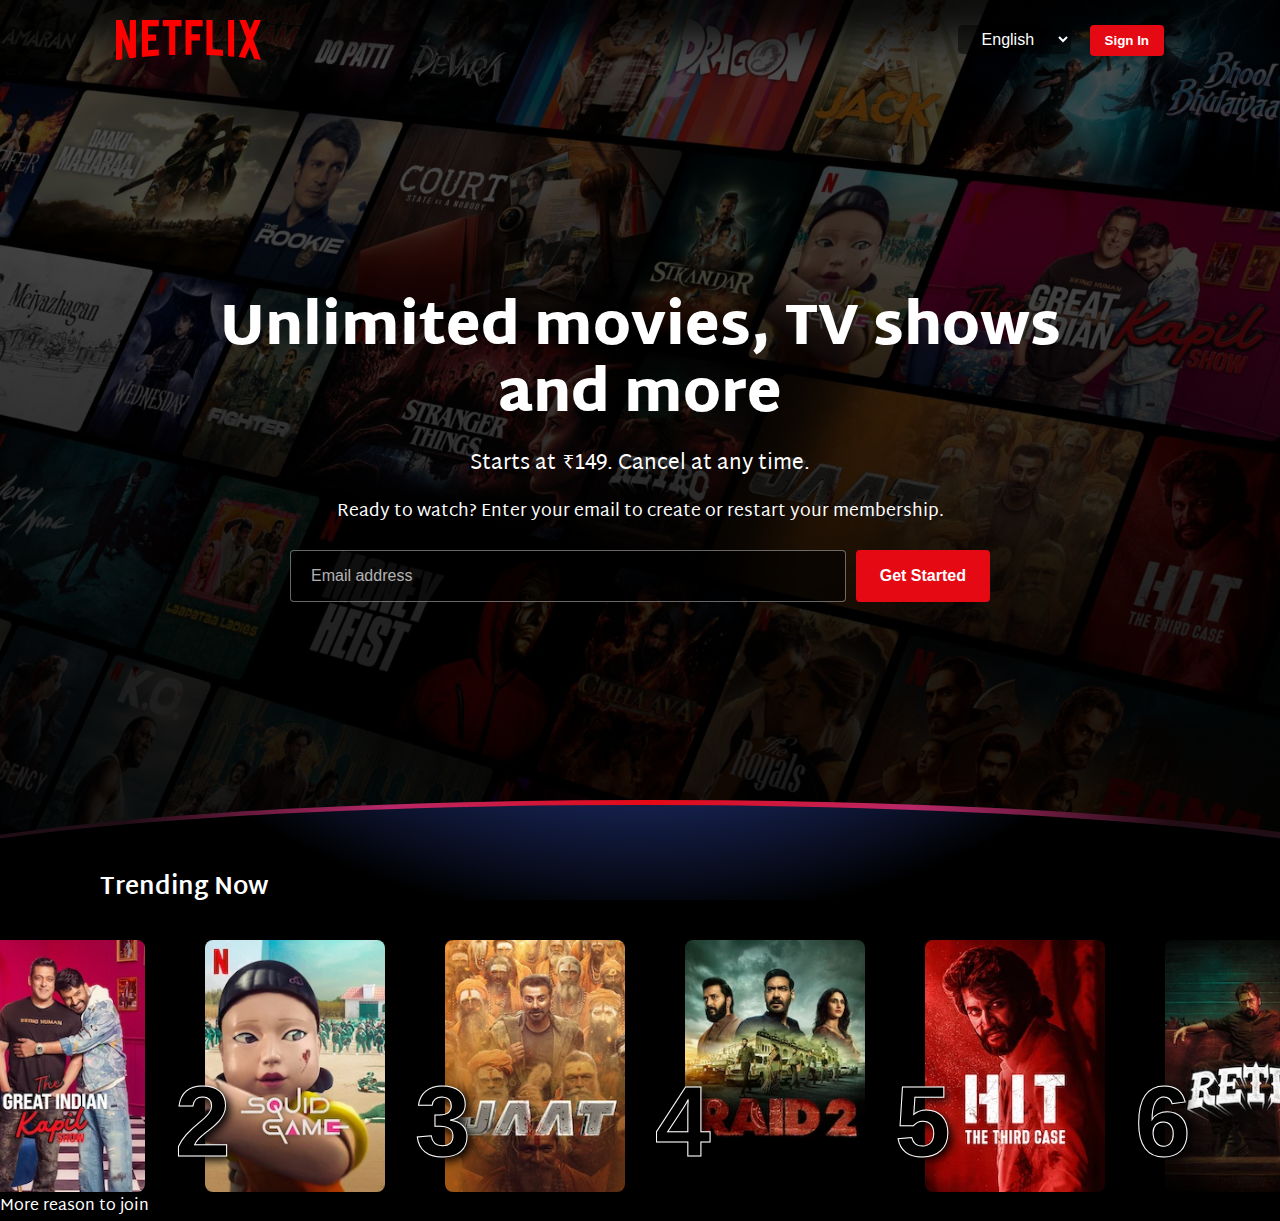
<file: index.html>
<!DOCTYPE html>
<html lang="en">

<head>
    <meta charset="UTF-8" />
    <meta name="viewport" content="width=device-width, initial-scale=1.0" />
    <title>Netflix Clone</title>
    <link href="https://fonts.googleapis.com/css2?family=Martel+Sans:wght@200;300;400;600;700;800;900&display=swap"
        rel="stylesheet" />
    <link rel="stylesheet" href="style.css" />
</head>

<body>
    <div class="upgrad">
        <div class="main">
            <div class="box"></div>

            <div class="navbar">
                <div class="nav">
                    <img class="netlogo" src="/assets/images/Netflix_2015_logo.svg" alt="Netflix Logo" />
                    <div class="language-selector">
                        <select>
                            <option value="en" selected>English</option>
                            <option value="hi">हिन्दी</option>
                        </select>
                        <button class="signin">Sign In</button>
                    </div>
                </div>
            </div>

            <div class="hero-wrapper">
                <span class="hero">Unlimited movies, TV shows and more</span>
                <span class="hero2">Starts at ₹149. Cancel at any time.</span>
                <span class="hero3">Ready to watch? Enter your email to create or restart your membership.</span>

                <div class="email-form">
                    <input type="email" minlength="5" maxlength="50" autocomplete="email" placeholder="Email address"
                        class="email-input" />
                    <button class="get-started">Get Started</button>
                </div>
            </div>

            <div class="gradient-base gradient"></div>
            <div class="gradient-base gradient1">
            </div>
        </div>
        <span class="trending">Trending Now</span>
        <div class="pops">
            <div class="poster-card">
                <img src="assets/images/Kapilsharma.webp" alt="Kapil Sharma" class="card-img">
                <span class="poster-number">1</span>
            </div>
            <div class="poster-card">
                <img src="assets/images/Squidgame.webp" alt="Squid Game" class="card-img">
                <span class="poster-number">2</span>
            </div>
            <div class="poster-card">
                <img src="assets/images/Jaat.webp" alt="Stranger Things" class="card-img">
                <span class="poster-number">3</span>
            </div>
            <div class="poster-card">
                <img src="assets/images/Raid2.webp" alt="Raid2" class="card-img">
                <span class="poster-number">4</span>
            </div>
            <div class="poster-card">
                <img src="assets/images/Hit.webp" alt="Hit" class="card-img">
                <span class="poster-number">5</span>
            </div>
            <div class="poster-card">
                <img src="assets/images/Retro.webp" alt="Retro" class="card-img">
                <span class="poster-number">6</span>
            </div>
        </div>

        <span class="reason" style="color: white;">More reason to join</span>


</body>

</html>
</file>
<file: style.css>
@import url('https://fonts.googleapis.com/css2?family=Martel+Sans:wght@200;300;400;600;700;800;900&display=swap');

        body {
            background-color: #000;
            font-family: 'Martel Sans', sans-serif;
            margin: 0;
            padding: 0;
        }

        * {
            margin: 0;
            padding: 0;
            box-sizing: border-box;
        }

    .main {
    position: relative;
    height: 100vh;
    background-image: url(/assets/images/bgimg.jpg);
    background-size: cover;
    background-position: center;
    width: 100%;
    overflow: hidden; /* Ensures nothing spills */
    }

        .box {
            position: absolute;
            top: 0;
            left: 0;
            width: 100%;
            height: 100%;
            background-image: linear-gradient(360deg, rgba(0, 0, 0, 0.8500) 8.000%, rgba(0, 0, 0, 0.8465) 15.67%, rgba(0, 0, 0, 0.8361) 23.33%, rgba(0, 0, 0, 0.8187) 31.00%, rgba(0, 0, 0, 0.7944) 38.67%, rgba(0, 0, 0, 0.7632) 46.33%, rgba(0, 0, 0, 0.7250) 54.00%, rgba(0, 0, 0, 0.6868) 61.67%, rgba(0, 0, 0, 0.6556) 69.33%, rgba(0, 0, 0, 0.6312) 77.00%, rgba(0, 0, 0, 0.6139) 84.67%, rgba(0, 0, 0, 0.6035) 92.33%, rgba(0, 0, 0, 0.6000) 100.0%);
        }

        .navbar {
            background: linear-gradient(180deg, rgba(0, 0, 0, 0.8000) 0.000%, rgba(0, 0, 0, 0.7889) 8.333%, rgba(0, 0, 0, 0.7556) 16.67%, rgba(0, 0, 0, 0.7000) 25.00%, rgba(0, 0, 0, 0.6222) 33.33%, rgba(0, 0, 0, 0.5222) 41.67%, rgba(0, 0, 0, 0.4000) 50.00%, rgba(0, 0, 0, 0.2778) 58.33%, rgba(0, 0, 0, 0.1778) 66.67%, rgba(0, 0, 0, 0.1000) 75.00%, rgba(0, 0, 0, 0.04444) 83.33%, rgba(0, 0, 0, 0.01111) 91.67%, rgba(0, 0, 0, 0.000) 100.0%);
            position: absolute;
            top: 0;
            width: 100%;
            height: 80px;
            z-index: 2;
        }

        .netlogo {
            width: 145px;
            filter: contrast(2);
        }

        .nav {
            display: flex;
            justify-content: space-between;
            align-items: center;
            height: 100%;
            margin: 0 auto;
            padding: 0 20px;
            max-width: 85vw;
        }

        select {
            background: rgba(0, 0, 0, 0.5);
            color: #fff;
            border: none;
            padding: 5px 20px;
            border-radius: 5px;
            font-size: 16px;
            cursor: pointer;
            margin-right: 15px;
        }

        .signin {
            background-color: #e50914;
            color: white;
            padding: 8px 15px;
            border-radius: 4px;
            text-decoration: none;
            font-weight: bold;
            cursor: pointer;
            border: none;
        }

        .hero-wrapper {
            position: absolute;
            top: 50%;
            left: 50%;
            transform: translate(-50%, -50%);
            text-align: center;
            color: white;
            display: flex;
            flex-direction: column;
            align-items: center;
            width: 90%;
            max-width: 950px;
            padding: 0 20px;
        }

        .hero {
            font-weight: 900;
            font-size: 3.5rem;
            line-height: 1.2;
            margin-bottom: 1rem;
        }

        .hero2 {
            font-weight: 400;
            font-size: 1.3rem;
            line-height: 1.6;
            margin-bottom: 1rem;
        }

        .hero3 {
            font-weight: 400;
            font-size: 1.1rem;
            line-height: 1.6;
            margin-bottom: 1.5rem;
        }

        .email-form {
            display: flex;
            flex-wrap: wrap;
            justify-content: center;
            width: 100%;
            max-width: 700px;
            gap: 10px;
        }

        .email-input {
            background-color: rgba(0, 0, 0, 0.6);
            color: white;
            border: 1px solid rgba(255, 255, 255, 0.4);
            padding: 16px 20px;
            font-size: 1rem;
            border-radius: 4px;
            flex: 1;
            min-width: 250px;
            outline: none;
        }

        .email-input::placeholder {
            color: rgba(255, 255, 255, 0.7);
        }

        .get-started {
            background-color: #e50914;
            color: white;
            font-weight: 600;
            border: none;
            padding: 16px 24px;
            font-size: 1rem;
            border-radius: 4px;
            cursor: pointer;
            white-space: nowrap;
            transition: background-color 0.3s ease;
        }

        .get-started:hover {
            background-color: #f6121d;
        }

.gradient-wrapper {
    position: absolute;
    bottom: 0; /* ⬅️ Attach to bottom of .main */
    left: 0;
    width: 100%;
    height: 150px;
    overflow: hidden;
    pointer-events: none;
}

.gradient-base {
    width: 120vw;
    height: 150px;
    position: absolute;
    left: -10vw;
    bottom: 0;
    display: flex;
    align-items: center;
    justify-content: center;
    border-top-left-radius: 2000%;
    border-top-right-radius: 2000%;
    border-bottom: none;
    z-index: 5;
}
.gradient {
    background: linear-gradient(to right, rgba(33, 13, 22, 1) 16%, rgba(184, 40, 105, 1), rgba(229, 9, 20, 1), rgba(184, 40, 105, 1), rgba(33, 13, 22, 1) 84%);
    bottom: -60px; /* adjust as needed */
    margin: 10PX;
}
.gradient1 {
    background: radial-gradient(50% 500% at 50% -420%, rgba(64, 97, 231, 0.4) 80%, rgba(0, 0, 0, 0.1) 100%), black;
    bottom: -55px;
}

.trending {
  position: absolute;
  bottom: 120px;
  left: 100px;
  color: white;
  font-size: 1.5rem;
  font-weight: 700;
  z-index: 10;
  text-shadow: 1px 1px 4px rgba(0, 0, 0, 0.8); 
  bottom: -10px;
  
}

.pops {
  display: flex;
  gap: 90px;
  justify-content: center;
  margin-top: 40px;
  position: relative;
  z-index: 10;
}

.poster-card {
  position: relative;
  width: 150px;
  cursor: pointer;
  transition: transform 0.3s ease;
}

.card-img {
  width: 180px;
  border-radius: 8px;
  display: block;
  transition: transform 0.3s ease, box-shadow 0.3s ease;
}

.poster-number {
  position: absolute;
  top: 50%;
  left: -30px;
  transform: translateY(-2%);
  font-size: 100px;
  font-weight: 900;
  color: black;
  -webkit-text-stroke: 1px white;
  text-shadow: #000 4px 4px 10px;
  font-family: Arial, sans-serif;
  z-index: 2;
  transition: transform 0.3s ease;
}

/* ✅ Hover effect on the container */
.poster-card:hover .card-img,
.poster-card:hover .poster-number {
  transform: scale(1.05);
}

.poster-card:hover .card-img {
  box-shadow: 0 10px 25px rgba(255, 255, 255, 0.2);
}








            
        }
        

        /* Responsive Media Queries */
        @media (max-width: 768px) {
            .hero {
                font-size: 2.5rem;
            }
            .hero2 {
                font-size: 1.1rem;
            }
            .hero3 {
                font-size: 1rem;
            }
            .email-form {
                flex-direction: column;
                align-items: center;
            }
            .get-started {
                width: 100%;
                max-width: 250px;
                margin-top: 10px;
            }
            .netlogo {
                width: 120px;
            }
        }

        @media (max-width: 480px) {
            .hero {
                font-size: 1.8rem;
            }
            .hero2, .hero3 {
                font-size: 0.9rem;
            }
            select {
                padding: 5px 10px;
                font-size: 14px;
            }
            .signin {
                padding: 6px 12px;
                font-size: 14px;
            }
            .gradient-base {
                height: 100px;
            }
        }
</file>
